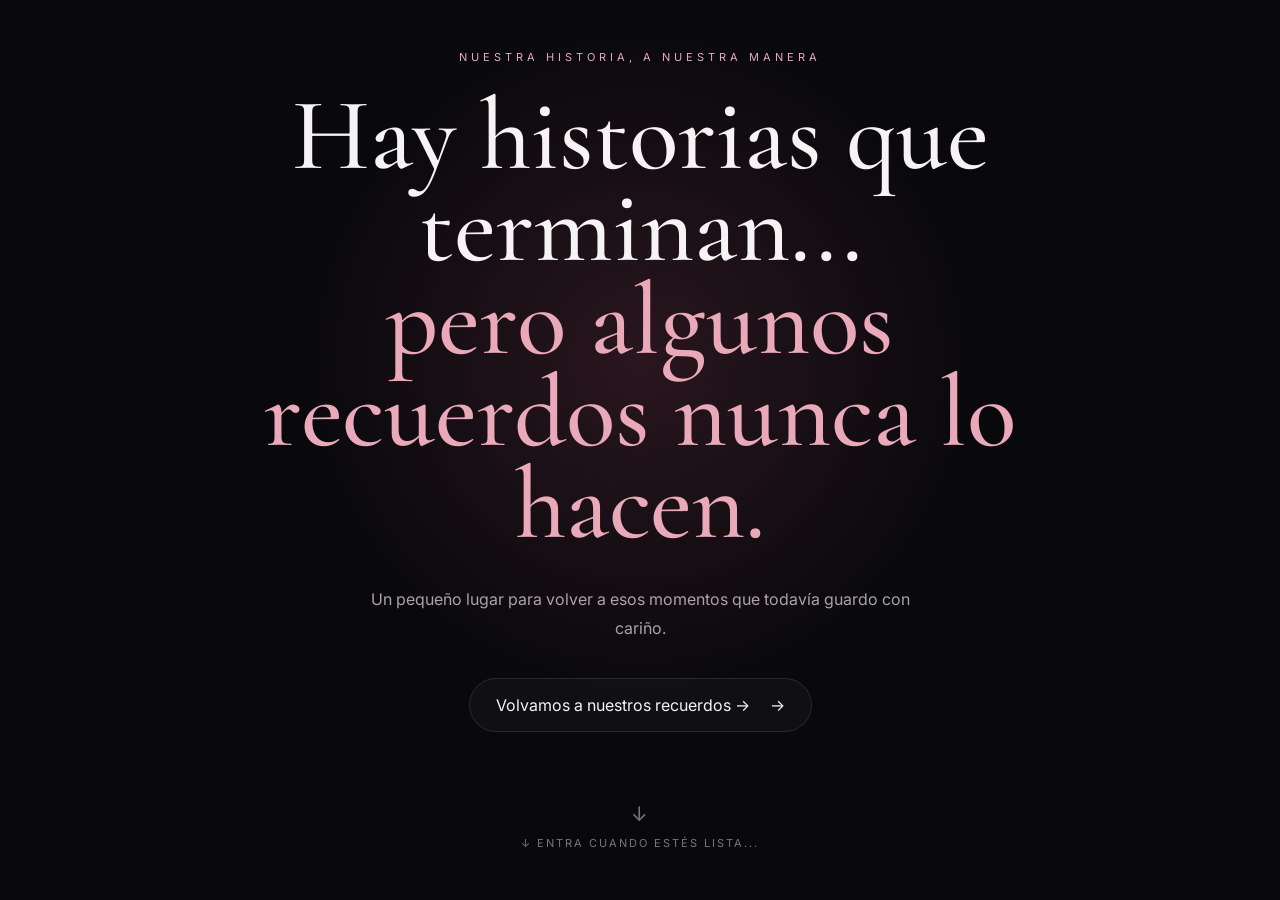
<file: index.html>
<!DOCTYPE html>
<html lang="es">
<head>
    <meta charset="UTF-8">
    <meta name="viewport" content="width=device-width, initial-scale=1.0">

    <title>Nuestra Historia ❤️</title>

    <link rel="stylesheet" href="Styles.css">
</head>

<body class="home">

    <div class="particles"></div>

    <main class="hero">

        <p class="eyebrow">NUESTRA HISTORIA, A NUESTRA MANERA</p>

        <h1>
            Hay historias que terminan...
            <span>pero algunos recuerdos nunca lo hacen.</span>
        </h1>

        <p class="hero-text">
           Un pequeño lugar para volver a esos momentos que todavía guardo con cariño.
        </p>

        <a href="historia.html" class="main-button">
          Volvamos a nuestros recuerdos →
            <span>→</span>
        </a>

        <div class="scroll-hint">
            <span>↓</span>
            ↓ entra cuando estés lista...
        </div>

    </main>

    <script src="script.js"></script>
    
</body>
</html>
</file>
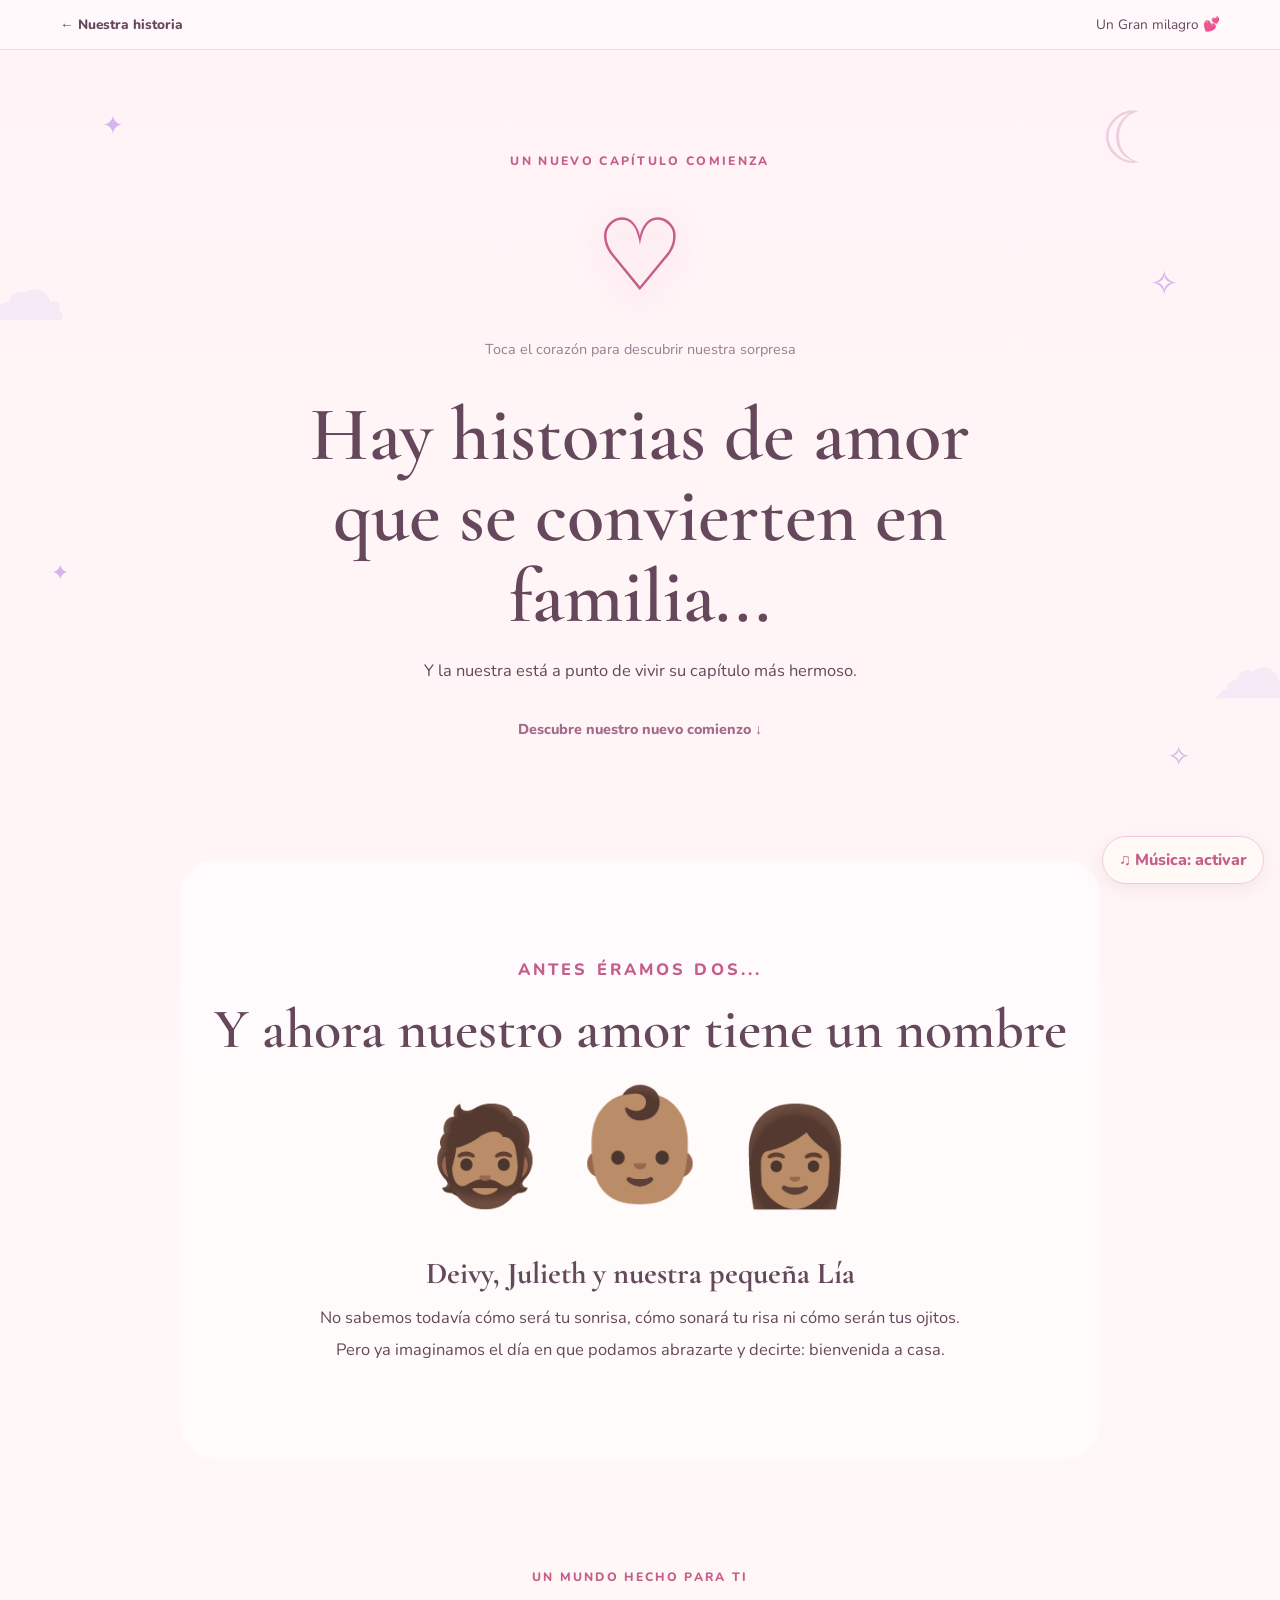
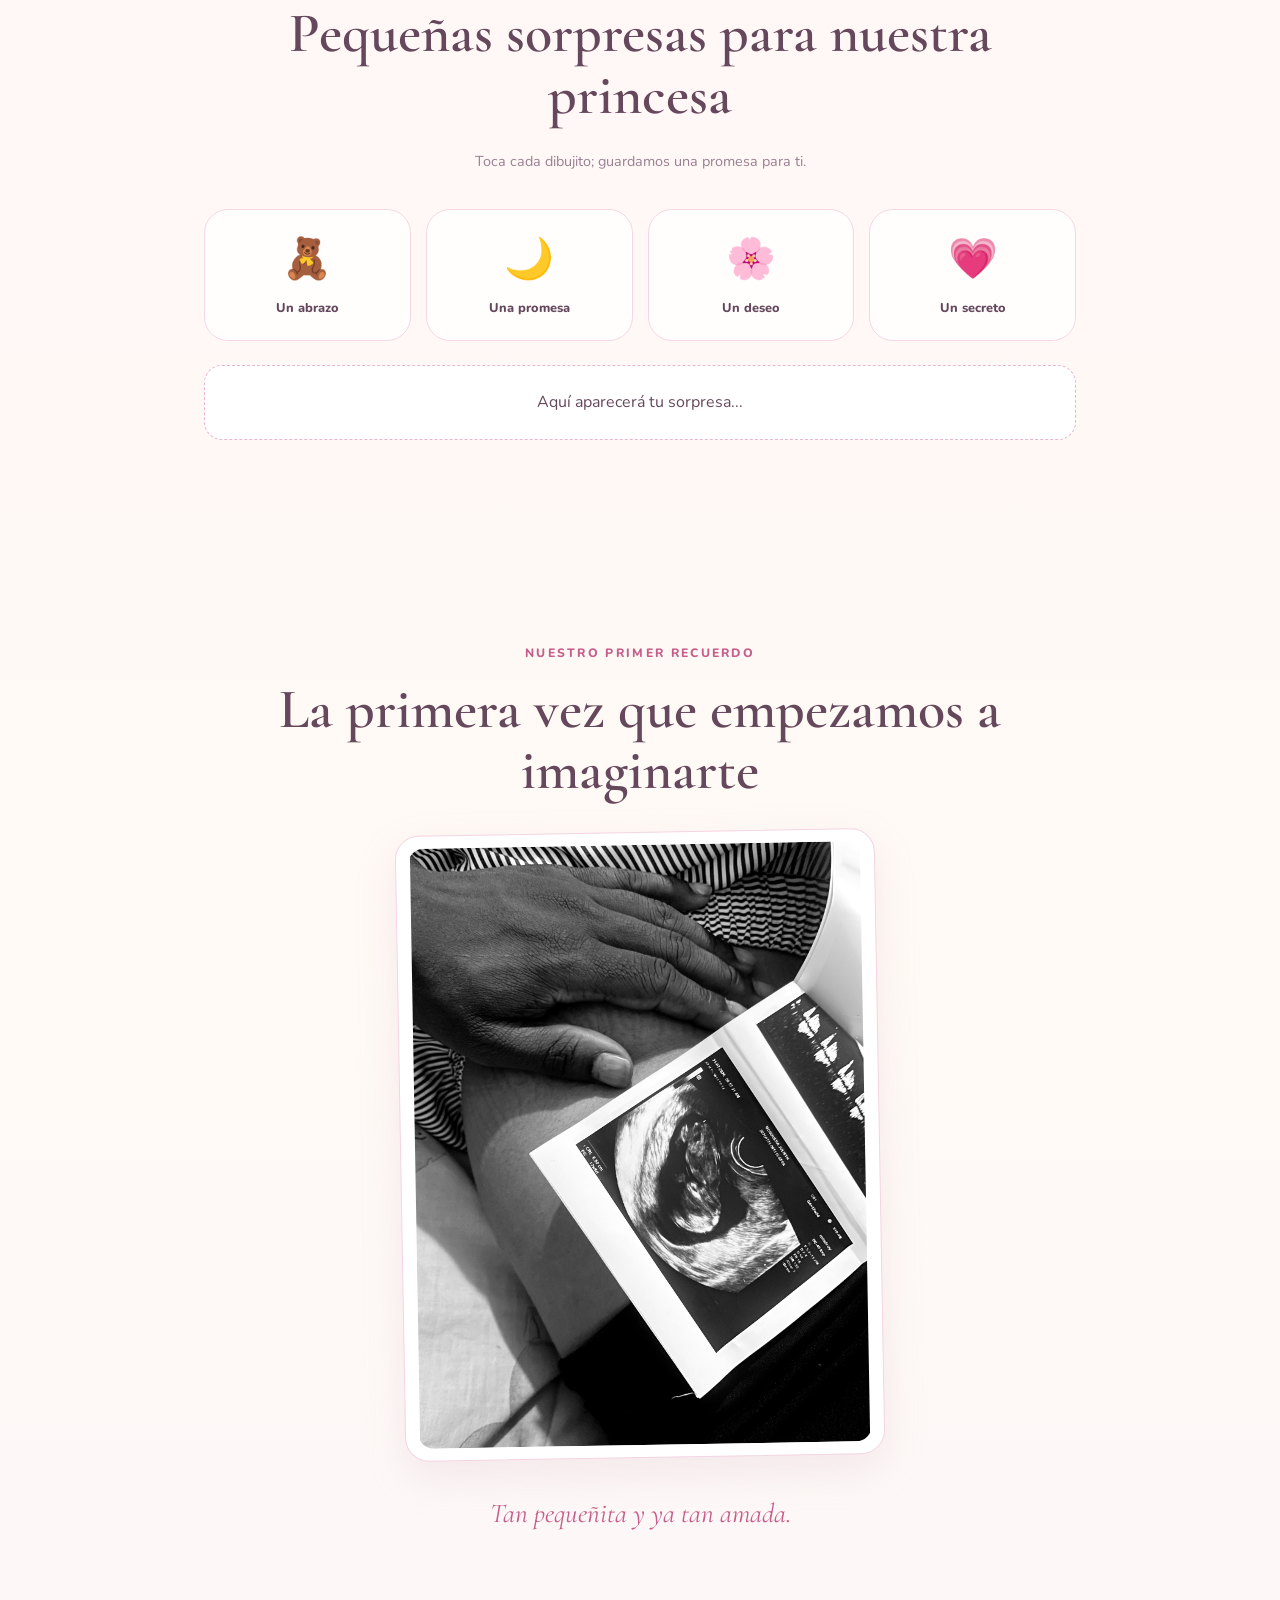
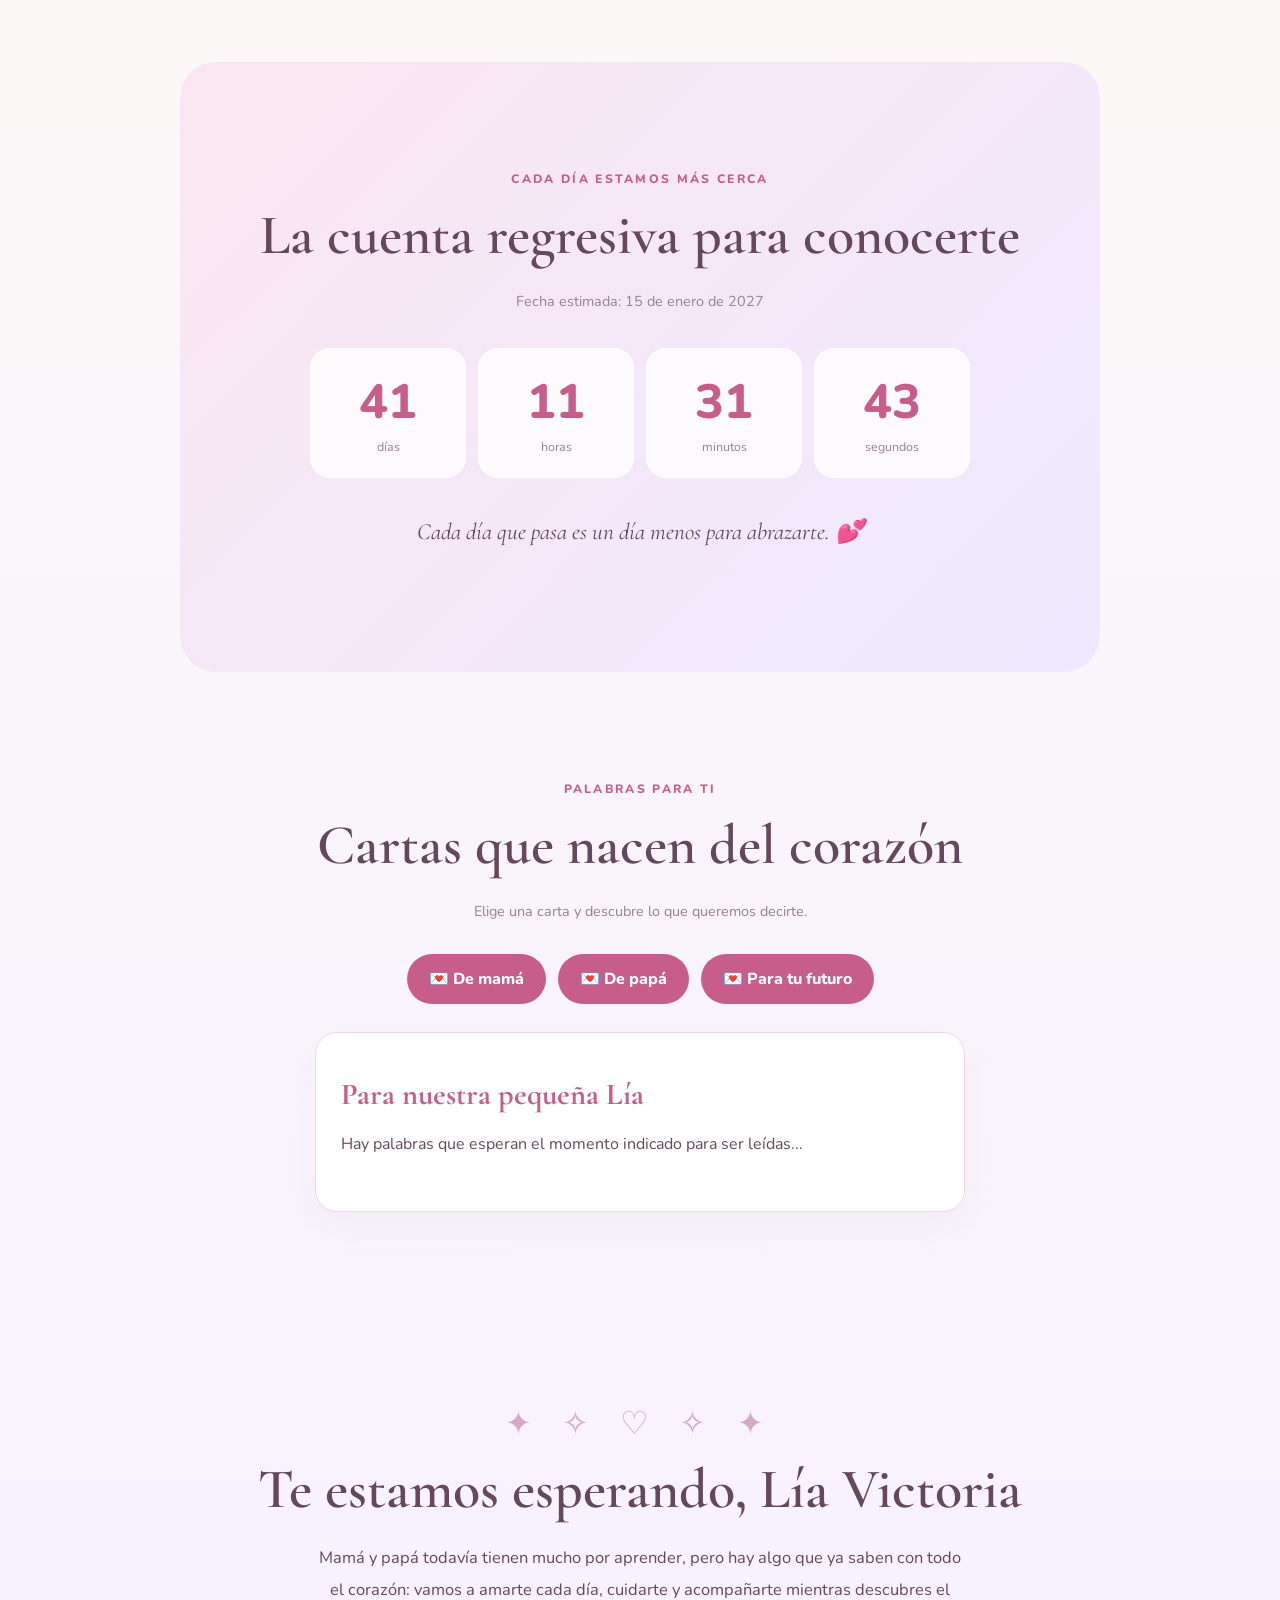
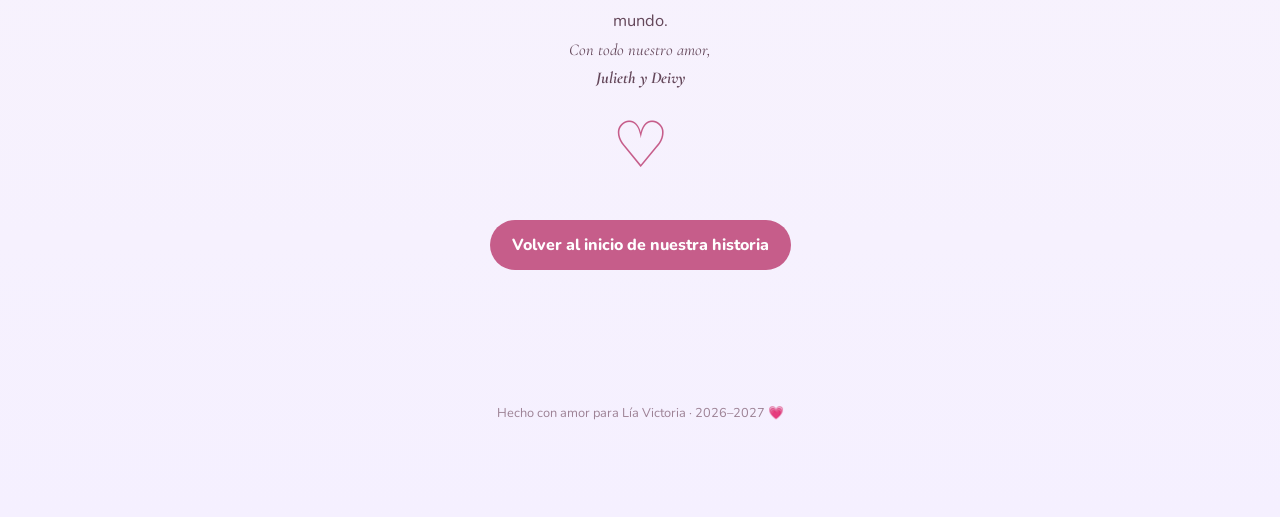
<file: embarazo.html>
<!DOCTYPE html>
<html lang="es">
<head>
  <meta charset="UTF-8">
  <meta name="viewport" content="width=device-width, initial-scale=1.0">
  <meta name="theme-color" content="#fff0f5">
  <title>Esperándote, Lía Victoria 💗</title>
  <link rel="preconnect" href="https://fonts.googleapis.com">
  <link href="https://fonts.googleapis.com/css2?family=Cormorant+Garamond:wght@400;500;600;700&family=Nunito:wght@400;600;700;800&display=swap" rel="stylesheet">
  <link rel="stylesheet" href="embarazo.css">
</head>
<body>
  <div class="sky" aria-hidden="true">
    <span class="star s1">✦</span>
    <span class="star s2">✧</span>
    <span class="star s3">✦</span>
    <span class="star s4">✧</span>
    <span class="moon">☾</span>
    <span class="cloud cloud1">☁</span>
    <span class="cloud cloud2">☁</span>
  </div>

  <header class="topbar">
    <a href="index.html" class="back">← Nuestra historia</a>
    <span>Un Gran milagro 💕</span>
  </header>

  <main>
    <section class="hero section reveal">
      <div class="eyebrow">UN NUEVO CAPÍTULO COMIENZA</div>
      <div class="big-heart" id="heartButton" role="button" tabindex="0"
           aria-label="Pulsa para descubrir nuestra sorpresa">♡</div>
      <p class="hint">Toca el corazón para descubrir nuestra sorpresa</p>
      <div id="surprise" class="surprise hidden" aria-live="polite">
        <p>El amor que nació entre nosotros ahora crece en una nueva vida...</p>
        <h1>¡Vamos a tener una niña!</h1>
        <div class="name">Lía Victoria</div>
        <p class="script">Ya te amamos sin haberte visto todavía. 💗</p>
      </div>
      <div id="intro" class="intro">
        <h1>Hay historias de amor que se convierten en familia...</h1>
        <p>Y la nuestra está a punto de vivir su capítulo más hermoso.</p>
      </div>
      <a href="#familia" class="scroll-link">Descubre nuestro nuevo comienzo ↓</a>
    </section>

    <section id="familia" class="section family reveal">
      <p class="eyebrow">ANTES ÉRAMOS DOS...</p>
      <h2>Y ahora nuestro amor tiene un nombre</h2>
      <div class="family-art" aria-label="Papá, bebé y mamá de piel morena">
  <span>🧔🏽</span><span>👶🏽</span><span>👩🏽</span>
</div>
      <h3>Deivy, Julieth y nuestra pequeña Lía</h3>
      <p>
        No sabemos todavía cómo será tu sonrisa, cómo sonará tu risa
        ni cómo serán tus ojitos. Pero ya imaginamos el día en que
        podamos abrazarte y decirte: bienvenida a casa.
      </p>
    </section>

    <section class="section wonder reveal">
      <p class="eyebrow">UN MUNDO HECHO PARA TI</p>
      <h2>Pequeñas sorpresas para nuestra princesa</h2>
      <p class="muted">Toca cada dibujito; guardamos una promesa para ti.</p>
      <div class="toy-grid">
        <button class="toy" data-message="Siempre tendrás un lugar seguro en nuestros brazos. 🧸">
          <span>🧸</span><small>Un abrazo</small>
        </button>
        <button class="toy" data-message="Aunque la noche sea oscura, siempre estaremos para acompañarte. 🌙">
          <span>🌙</span><small>Una promesa</small>
        </button>
        <button class="toy" data-message="Deseamos que crezcas rodeada de ternura, alegría y amor. 🌸">
          <span>🌸</span><small>Un deseo</small>
        </button>
        <button class="toy" data-message="Desde antes de conocerte, ya ocupas un espacio inmenso en nuestros corazones. 💗">
          <span>💗</span><small>Un secreto</small>
        </button>
      </div>
      <div id="toyMessage" class="message-box" aria-live="polite">
        Aquí aparecerá tu sorpresa...
      </div>
    </section>

    <section class="section ultrasound reveal">
      <p class="eyebrow">NUESTRO PRIMER RECUERDO</p>
      <h2>La primera vez que empezamos a imaginarte</h2>
     <div class="photo-frame">
  <img
    src="ecografia-lia.jpg.jpg"
    alt="Primera ecografía de Lía Victoria"
    class="ultrasound-photo"
  >
</div>
      <p class="script">Tan pequeñita y ya tan amada.</p>
    </section>

    <section class="section countdown-section reveal">
      <p class="eyebrow">CADA DÍA ESTAMOS MÁS CERCA</p>
      <h2>La cuenta regresiva para conocerte</h2>
      <p class="muted">Fecha estimada: 15 de enero de 2027</p>
      <div class="countdown" aria-live="polite">
        <div><strong id="days">--</strong><span>días</span></div>
        <div><strong id="hours">--</strong><span>horas</span></div>
        <div><strong id="minutes">--</strong><span>minutos</span></div>
        <div><strong id="seconds">--</strong><span>segundos</span></div>
      </div>
      <p class="countdown-note">Cada día que pasa es un día menos para abrazarte. 💕</p>
    </section>

    <section class="section letters reveal">
      <p class="eyebrow">PALABRAS PARA TI</p>
      <h2>Cartas que nacen del corazón</h2>
      <p class="muted">Elige una carta y descubre lo que queremos decirte.</p>
      <div class="letter-buttons">
        <button data-letter="mom">💌 De mamá</button>
        <button data-letter="dad">💌 De papá</button>
        <button data-letter="future">💌 Para tu futuro</button>
      </div>
      <article id="letter" class="letter-card" aria-live="polite">
        <h3>Para nuestra pequeña Lía</h3>
        <p>Hay palabras que esperan el momento indicado para ser leídas...</p>
      </article>
    </section>

    <section class="finale section reveal">
      <div class="final-stars">✦ ✧ ♡ ✧ ✦</div>
      <h2>Te estamos esperando, Lía Victoria</h2>
      <p>
        Mamá y papá todavía tienen mucho por aprender, pero hay algo
        que ya saben con todo el corazón: vamos a amarte cada día,
        cuidarte y acompañarte mientras descubres el mundo.
      </p>
      <p class="signature">Con todo nuestro amor,<br><strong>Julieth y Deivy</strong></p>
      <div class="final-heart">♡</div>
      <a href="index.html" class="main-button">Volver al inicio de nuestra historia</a>
    </section>
  </main>

  <footer>Hecho con amor para Lía Victoria · 2026–2027 💗</footer>

  <button id="musicButton" class="music-button" type="button" aria-pressed="false">
    ♫ Música: activar
  </button>
  <audio id="lullaby" loop preload="none"></audio>

  <script src="embarazo.js"></script>
</body>
</html>
</file>
<file: Styles.css>
@import url('https://fonts.googleapis.com/css2?family=Cormorant+Garamond:wght@400;500;600;700&family=Inter:wght@300;400;500;600&display=swap');


:root {

    --background: #09090d;
    --background-soft: #111116;

    --text: #f7f2f3;
    --muted: #aaa2a6;

    --accent: #e9a9b8;
    --accent-light: #ffd7df;

    --border: rgba(255,255,255,.1);

}


* {

    margin: 0;
    padding: 0;

    box-sizing: border-box;

}


html {

    scroll-behavior: smooth;

}


body {

    background: var(--background);

    color: var(--text);

    font-family: 'Inter', sans-serif;

}


a {

    color: inherit;

    text-decoration: none;

}


button {

    font-family: inherit;

}


/* -------------------------
   PORTADA
------------------------- */


.home {

    min-height: 100vh;

    background:

        radial-gradient(
            circle at 50% 40%,
            rgba(190,80,110,.18),
            transparent 40%
        ),

        #09090d;

}


.hero {

    min-height: 100vh;

    display: flex;

    flex-direction: column;

    justify-content: center;

    align-items: center;

    text-align: center;

    padding: 30px;

}


.eyebrow {

    font-size: 11px;

    letter-spacing: 4px;

    text-transform: uppercase;

    color: var(--accent);

    margin-bottom: 25px;

}


.hero h1 {

    max-width: 850px;

    font-family: 'Cormorant Garamond', serif;

    font-size: clamp(55px, 8vw, 110px);

    line-height: .9;

    font-weight: 500;

}


.hero h1 span,
.story-section h1 span,
.story-section h2 span {

    display: block;

    color: var(--accent);

}


.hero-text {

    max-width: 550px;

    margin: 35px 0;

    color: var(--muted);

    line-height: 1.8;

}


.main-button {

    display: inline-flex;

    align-items: center;

    gap: 20px;

    padding: 16px 26px;

    border: 1px solid var(--border);

    border-radius: 50px;

    transition: .4s;

    background: rgba(255,255,255,.03);

}


.main-button:hover {

    transform: translateY(-4px);

    background: var(--accent);

    color: #171017;

}


.scroll-hint {

    margin-top: 70px;

    color: #777;

    font-size: 11px;

    letter-spacing: 2px;

    text-transform: uppercase;

}


.scroll-hint span {

    display: block;

    font-size: 20px;

    margin-bottom: 10px;

}


/* -------------------------
   NAV
------------------------- */


.story-nav {

    position: fixed;

    top: 0;

    left: 0;

    width: 100%;

    z-index: 100;

    display: flex;

    justify-content: space-between;

    align-items: center;

    padding: 25px 5%;

    background: linear-gradient(
        rgba(9,9,13,.9),
        transparent
    );

}


.logo {

    font-family: 'Cormorant Garamond', serif;

    font-size: 35px;

    color: var(--accent);

}


.story-nav div {

    display: flex;

    gap: 25px;

}


.story-nav a {

    font-size: 12px;

    color: #aaa;

    transition: .3s;

}


.story-nav a:hover {

    color: var(--accent);

}


/* -------------------------
   HISTORIA
------------------------- */


.story-section {

    min-height: 100vh;

    display: flex;

    align-items: center;

    justify-content: center;

    padding: 100px 8%;

}


.intro {

    text-align: center;

    background:

        radial-gradient(
            circle,
            rgba(210,90,120,.12),
            transparent 45%
        );

}


.story-content {

    max-width: 800px;

}


.story-section h1 {

    font-family: 'Cormorant Garamond', serif;

    font-size: clamp(55px, 8vw, 100px);

    line-height: .9;

    font-weight: 500;

}


.story-section h2 {

    font-family: 'Cormorant Garamond', serif;

    font-size: clamp(45px, 6vw, 80px);

    line-height: .95;

    font-weight: 500;

}


.story-content > p:not(.eyebrow) {

    margin: 35px auto;

    max-width: 550px;

    color: var(--muted);

    line-height: 1.8;

}


.story-content button {

    padding: 15px 30px;

    border: 1px solid var(--border);

    border-radius: 50px;

    color: white;

    background: transparent;

    cursor: pointer;

}


/* -------------------------
   FOTO
------------------------- */


.photo-scene {

    gap: 10%;

    background: var(--background-soft);

}


.photo-wrapper {

    width: min(500px, 90vw);

    transform: rotate(-3deg);

}


.photo-wrapper img {

    width: 100%;

    display: block;

    padding: 12px;

    background: #f4eeee;

    box-shadow:
        0 30px 80px rgba(0,0,0,.5);

}


.story-text {

    max-width: 500px;

}


.story-text p:not(.eyebrow) {

    color: var(--muted);

    line-height: 1.8;

    margin-top: 30px;

}


/* -------------------------
   RECUERDOS
------------------------- */


.memories {

    flex-direction: column;

    text-align: center;

}


.memory-grid {

    width: 100%;

    max-width: 1100px;

    margin-top: 70px;

    display: grid;

    grid-template-columns: repeat(4, 1fr);

    gap: 18px;

}


.memory-grid img {

    width: 100%;

    height: 350px;

    object-fit: cover;

    transition: .5s;

    filter: grayscale(30%);

}


.memory-grid img:hover {

    transform: scale(1.04);

    filter: grayscale(0);

}


/* -------------------------
   CARTA
------------------------- */


.letter-scene {

    background:

        radial-gradient(
            circle at center,
            rgba(200,80,110,.1),
            transparent 50%
        );

}


.letter {

    max-width: 750px;

    text-align: center;

}


.letter p:not(.eyebrow) {

    margin: 25px auto;

    color: var(--muted);

    line-height: 2;

}


/* -------------------------
   FINAL
------------------------- */


.final-scene {

    position: relative;

    padding: 0;

    overflow: hidden;

}


.final-scene > img {

    width: 100%;

    height: 100vh;

    object-fit: cover;

    filter: brightness(.35);

}


.final-overlay {

    position: absolute;

    inset: 0;

    display: flex;

    flex-direction: column;

    justify-content: center;

    align-items: center;

    text-align: center;

    padding: 30px;

}


.final-overlay h1 {

    max-width: 900px;

    margin-bottom: 45px;

}


/* -------------------------
   MUSICA
------------------------- */


.music-button {

    position: fixed;

    right: 25px;

    bottom: 25px;

    width: 50px;

    height: 50px;

    border-radius: 50%;

    border: 1px solid var(--border);

    background: rgba(15,15,20,.8);

    color: var(--accent);

    cursor: pointer;

    z-index: 200;

}


/* -------------------------
   RESPONSIVE
------------------------- */


@media (max-width: 800px) {

    .story-nav div {

        gap: 12px;

    }


    .story-nav a {

        font-size: 10px;

    }


    .photo-scene {

        flex-direction: column;

    }


    .story-text {

        text-align: center;

    }


    .memory-grid {

        grid-template-columns: repeat(2, 1fr);

    }


    .memory-grid img {

        height: 250px;

    }

}


@media (max-width: 500px) {

    .story-nav {

        padding: 18px;

    }


    .story-nav div {

        gap: 8px;

    }


    .memory-grid {

        grid-template-columns: 1fr;

    }


    .memory-grid img {

        height: 350px;

    }

}

/* =================================
   EFFECT CARDS - NUESTROS RECUERDOS
================================= */

.memories-carousel {
  width: 100%;
  max-width: 900px;
  margin: 50px auto 20px;
  padding: 25px 0 10px;
  overflow: hidden;
}

.memories-swiper {
  width: 100%;
  max-width: 350px;
  height: 470px;
  overflow: visible;
  margin: 0 auto;
}

.memories-swiper .swiper-slide {
  position: relative;
  width: 310px;
  height: 440px;
  overflow: hidden;
  border-radius: 25px;
  background: #f6e4ec;
  border: 1px solid rgba(255, 255, 255, 0.8);
  box-shadow: 0 18px 40px rgba(65, 31, 48, 0.2);
}

.memories-swiper .swiper-slide > img {
  display: block;
  width: 100%;
  height: 100%;
  object-fit: cover;
}

.memory-caption {
  position: absolute;
  inset: auto 0 0;
  padding: 55px 23px 25px;
  color: white;
  background: linear-gradient(
    transparent,
    rgba(28, 13, 24, 0.9)
  );
  text-align: left;
}

.memory-caption span {
  font-size: 0.8rem;
  letter-spacing: 3px;
  color: #ffd4e5;
}

.memory-caption h3 {
  margin: 10px 0 6px;
  font-size: 1.7rem;
}

.memory-caption p {
  margin: 0;
  line-height: 1.6;
  font-size: 0.92rem;
}

.memories-pagination {
  display: flex;
  justify-content: center;
  gap: 5px;
  margin-top: 18px;
}

.memories-pagination .swiper-pagination-bullet {
  background: #d58aab;
  opacity: 0.45;
}

.memories-pagination .swiper-pagination-bullet-active {
  background: #b94d7c;
  opacity: 1;
}

.memories-hint {
  margin-top: 20px;
  text-align: center;
  font-size: 0.9rem;
  opacity: 0.75;
}

/* Tarjeta especial para Lía Victoria */

.memories-swiper .memory-baby-card {
  display: flex;
  align-items: center;
  justify-content: center;
  padding: 28px;
  box-sizing: border-box;
  text-align: center;
  color: #8e4d70;
  background:
    radial-gradient(circle at top right, #fff 0, transparent 35%),
    linear-gradient(145deg, #ffe6ef, #eee4ff);
}

.baby-content > span {
  display: block;
  font-size: 4rem;
  color: #cc719b;
  animation: babyHeartbeat 2s infinite;
}

.baby-content > p:first-of-type {
  margin-top: 15px;
  font-size: 0.7rem;
  font-weight: bold;
  letter-spacing: 2px;
}

.baby-content h3 {
  margin: 15px 0;
  font-family: Georgia, serif;
  font-size: 2.6rem;
  color: #bd5f8d;
}

.baby-content a {
  display: inline-block;
  margin-top: 20px;
  padding: 12px 18px;
  border-radius: 30px;
  color: white;
  background: #c96997;
  text-decoration: none;
  font-weight: bold;
}

.baby-content a:hover {
  background: #a94c79;
}

@keyframes babyHeartbeat {
  0%, 100% { transform: scale(1); }
  50% { transform: scale(1.12); }
}

@media (max-width: 480px) {
  .memories-swiper {
    max-width: 290px;
    height: 420px;
  }

  .memories-swiper .swiper-slide {
    width: 270px;
    height: 395px;
  }

  .memory-caption h3 {
    font-size: 1.5rem;
  }
}

/* TARJETA DESTACADA: CONSERVA EL FONDO ORIGINAL */
.familia-destacada {
    position: relative;
    max-width: 760px;
    margin: 70px auto;
    padding: 55px 25px;
    text-align: center;
    overflow: hidden;
    border: 1px solid rgba(255, 255, 255, 0.55);
    border-radius: 28px;

    /* Fondo translúcido: deja ver la imagen original */
    background: rgba(255, 240, 245, 0.72);

    backdrop-filter: blur(3px);
    -webkit-backdrop-filter: blur(3px);

    box-shadow: 0 20px 50px rgba(80, 30, 55, 0.18);
}

.carta {
    max-width: 800px;
    margin: 0 auto;
    padding: 40px 20px;
}

.carta p {
    text-align: justify;
}

.carta h1,
.carta h2 {
    text-align: center;
}

.carta p {
    text-align: justify;
}
</file>
<file: embarazo.css>
:root {
  --pink: #f4a9c6;
  --deep-pink: #c65d8a;
  --pale-pink: #fff0f5;
  --lilac: #eee7ff;
  --cream: #fffaf5;
  --ink: #65485b;
  --white: #fff;
}

* {
  box-sizing: border-box;
}

html {
  scroll-behavior: smooth;
  scroll-padding-top: 75px;
}

body {
  margin: 0;
  color: var(--ink);
  background: linear-gradient(180deg, #fff3f7 0%, #fffaf5 48%, #f5f0ff 100%);
  font-family: "Nunito", sans-serif;
  overflow-x: hidden;
}

button, a {
  -webkit-tap-highlight-color: transparent;
}

button {
  font: inherit;
}

a {
  color: inherit;
  text-decoration: none;
}

.topbar {
  position: sticky;
  top: 0;
  z-index: 10;
  display: flex;
  align-items: center;
  justify-content: space-between;
  gap: 12px;
  padding: 15px clamp(16px, 5vw, 60px);
  background: rgba(255, 250, 253, .88);
  backdrop-filter: blur(12px);
  border-bottom: 1px solid #f6dbe7;
  font-size: .85rem;
}

.back {
  font-weight: 800;
}

.back:hover {
  color: var(--deep-pink);
}

.sky {
  position: fixed;
  inset: 0;
  overflow: hidden;
  pointer-events: none;
  z-index: 0;
}

main, footer, .topbar, .music-button {
  position: relative;
  z-index: 1;
}

.star {
  position: absolute;
  color: #d4b5ed;
  animation: twinkle 3s infinite ease-in-out;
}

.s1 { top: 12%; left: 8%; font-size: 26px; }
.s2 { top: 29%; right: 8%; font-size: 34px; animation-delay: .7s; }
.s3 { top: 62%; left: 4%; font-size: 22px; animation-delay: 1.2s; }
.s4 { top: 82%; right: 7%; font-size: 28px; animation-delay: 1.7s; }

.moon {
  position: absolute;
  top: 90px;
  right: 9%;
  font-size: 72px;
  color: #e7c6da;
  opacity: .8;
}

.cloud {
  position: absolute;
  color: #e7dff6;
  font-size: 85px;
  opacity: .45;
}

.cloud1 { top: 26%; left: -18px; }
.cloud2 { top: 68%; right: -15px; }

.section {
  width: min(920px, 100%);
  margin: 0 auto;
  padding: 95px 24px;
  text-align: center;
}

.hero {
  min-height: 90vh;
  display: flex;
  flex-direction: column;
  align-items: center;
  justify-content: center;
  padding-top: 75px;
}

.eyebrow {
  color: var(--deep-pink);
  font-size: .76rem;
  font-weight: 800;
  letter-spacing: .19em;
  line-height: 1.8;
}

h1, h2, h3, .name, .script, .signature {
  font-family: "Cormorant Garamond", serif;
}

h1 {
  font-size: clamp(2.6rem, 7vw, 4.8rem);
  line-height: 1.05;
  font-weight: 600;
  margin: 18px 0;
}

h2 {
  font-size: clamp(2.2rem, 5vw, 3.5rem);
  line-height: 1.1;
  font-weight: 600;
  margin: 14px 0 22px;
}

h3 {
  font-size: 1.9rem;
  margin: 18px 0 10px;
}

p {
  line-height: 1.9;
}

.intro {
  max-width: 700px;
  transition: opacity .5s ease;
}

.intro p, .family > p, .finale > p {
  max-width: 650px;
  margin: 0 auto;
  font-size: 1.03rem;
}

.big-heart {
  margin: 24px 0 4px;
  color: var(--deep-pink);
  font-size: 100px;
  line-height: 1.2;
  cursor: pointer;
  filter: drop-shadow(0 7px 15px #eab6ce);
  animation: heartbeat 1.8s infinite;
  user-select: none;
}

.big-heart:focus-visible, button:focus-visible, a:focus-visible {
  outline: 3px solid #bd6a9a;
  outline-offset: 4px;
}

.hint, .muted {
  color: #997f91;
  font-size: .9rem;
}

.surprise {
  max-width: 720px;
  animation: appear .8s ease both;
}

.surprise h1 {
  color: var(--deep-pink);
}

.name {
  color: #bd6a9a;
  font-size: clamp(3rem, 9vw, 5.7rem);
  line-height: 1.1;
  font-weight: 700;
}

.script {
  color: var(--deep-pink);
  font-size: 1.7rem;
  font-style: italic;
}

.hidden {
  display: none;
}

.scroll-link {
  margin-top: 32px;
  color: #a26a8b;
  font-size: .9rem;
  font-weight: 800;
}

.family {
  background: rgba(255, 255, 255, .52);
  border-radius: 36px;
}

.family-art {
  display: flex;
  align-items: center;
  justify-content: center;
  gap: clamp(12px, 4vw, 35px);
  margin: 32px 0;
  font-size: clamp(3.2rem, 10vw, 6rem);
  animation: float 4s ease-in-out infinite;
}

.family-art span:nth-child(2) {
  transform: translateY(-12px) scale(1.15);
}

.toy-grid {
  display: grid;
  grid-template-columns: repeat(4, minmax(0, 1fr));
  gap: 15px;
  margin: 34px 0 24px;
}

.toy {
  border: 1px solid #f5d6e4;
  border-radius: 24px;
  background: rgba(255, 255, 255, .78);
  color: var(--ink);
  padding: 22px 8px;
  cursor: pointer;
  transition: transform .2s, box-shadow .2s, background .2s;
}

.toy:hover {
  transform: translateY(-7px) rotate(-1deg);
  box-shadow: 0 10px 25px #eacbdc80;
  background: white;
}

.toy span {
  display: block;
  font-size: 2.5rem;
  margin-bottom: 10px;
}

.toy small {
  font-size: .8rem;
  font-weight: 800;
}

.message-box {
  min-height: 75px;
  display: grid;
  place-items: center;
  padding: 18px;
  border-radius: 18px;
  background: #fff;
  border: 1px dashed #e8b4ce;
  line-height: 1.7;
}

.photo-frame {
  max-width: 480px;
  margin: 30px auto;
  padding: 12px;
  background: #fff;
  border: 1px solid #f4d4e2;
  border-radius: 24px;
  box-shadow: 0 16px 40px #cda5bc30;
  transform: rotate(-1deg);
}

.photo-placeholder {
  min-height: 270px;
  display: flex;
  flex-direction: column;
  align-items: center;
  justify-content: center;
  padding: 22px;
  border-radius: 16px;
  background: linear-gradient(140deg, #f9eaf2, #eee9ff);
}

.photo-placeholder span {
  font-size: 3.5rem;
}

.photo-placeholder p {
  font-weight: 800;
}

.photo-placeholder small {
  color: #8e7890;
  line-height: 1.7;
}

.countdown-section {
  background: linear-gradient(135deg, #fae6f0, #eee9ff);
  border-radius: 36px;
}

.countdown {
  display: grid;
  grid-template-columns: repeat(4, minmax(0, 1fr));
  gap: 12px;
  max-width: 660px;
  margin: 32px auto;
}

.countdown div {
  padding: 20px 5px;
  border-radius: 20px;
  background: #ffffffc9;
  border: 1px solid #fff;
}

.countdown strong {
  display: block;
  color: var(--deep-pink);
  font-size: clamp(1.8rem, 5vw, 3rem);
  font-weight: 800;
}

.countdown span {
  font-size: .78rem;
  color: #997f91;
}

.countdown-note {
  font-family: "Cormorant Garamond", serif;
  font-size: 1.45rem;
  font-style: italic;
}

.letter-buttons {
  display: flex;
  justify-content: center;
  flex-wrap: wrap;
  gap: 12px;
  margin: 28px 0;
}

.letter-buttons button, .main-button {
  border: 0;
  border-radius: 999px;
  padding: 14px 22px;
  background: var(--deep-pink);
  color: white;
  font-weight: 800;
  cursor: pointer;
  transition: transform .2s, box-shadow .2s;
}

.letter-buttons button:hover, .main-button:hover {
  transform: translateY(-3px);
  box-shadow: 0 8px 20px #c65d8a45;
}

.letter-card {
  max-width: 650px;
  min-height: 180px;
  margin: 0 auto;
  padding: 25px;
  text-align: left;
  border-radius: 22px;
  background: #fff;
  border: 1px solid #f2d4e2;
  box-shadow: 0 12px 30px #d5b3c41c;
}

.letter-card h3 {
  color: var(--deep-pink);
}

.letter-card p {
  white-space: pre-line;
}

.final-stars {
  color: #d7a7c7;
  font-size: 2rem;
  letter-spacing: .35em;
}

.finale {
  padding-bottom: 110px;
}

.signature {
  margin: 28px auto;
  font-size: 1.6rem;
  font-style: italic;
  line-height: 1.7;
}

.final-heart {
  color: var(--deep-pink);
  font-size: 4rem;
  animation: heartbeat 1.8s infinite;
  margin: 10px 0 25px;
}

.main-button {
  display: inline-block;
  margin-top: 5px;
}

footer {
  padding: 24px 15px 95px;
  text-align: center;
  color: #9d8295;
  font-size: .8rem;
}

.music-button {
  position: fixed;
  z-index: 20;
  right: 16px;
  bottom: 16px;
  border: 1px solid #f1c9db;
  border-radius: 999px;
  padding: 12px 16px;
  color: var(--deep-pink);
  background: #fffaf5ed;
  box-shadow: 0 5px 18px #b58ba326;
  cursor: pointer;
  font-weight: 800;
}

.reveal {
  opacity: 0;
  transform: translateY(24px);
  transition: opacity .8s ease, transform .8s ease;
}

.reveal.visible {
  opacity: 1;
  transform: translateY(0);
}

@keyframes heartbeat {
  0%, 100% { transform: scale(1); }
  14% { transform: scale(1.1); }
  28% { transform: scale(1); }
  42% { transform: scale(1.08); }
  70% { transform: scale(1); }
}

@keyframes twinkle {
  0%, 100% { opacity: .35; transform: scale(.85); }
  50% { opacity: 1; transform: scale(1.15); }
}

@keyframes float {
  0%, 100% { transform: translateY(0); }
  50% { transform: translateY(-9px); }
}

@keyframes appear {
  from { opacity: 0; transform: translateY(14px); }
  to { opacity: 1; transform: translateY(0); }
}

@media (max-width: 600px) {
  .section {
    padding: 72px 19px;
  }

  .hero {
    min-height: 83vh;
  }

  .topbar {
    font-size: .76rem;
  }

  .moon {
    top: 100px;
    right: 3%;
    font-size: 48px;
  }

  .toy-grid {
    grid-template-columns: repeat(2, minmax(0, 1fr));
  }

  .countdown {
    gap: 7px;
  }

  .countdown div {
    padding: 15px 2px;
  }

  .countdown span {
    font-size: .7rem;
  }

  .letter-buttons {
    flex-direction: column;
    align-items: stretch;
  }

  .music-button {
    right: 10px;
    bottom: 10px;
    font-size: .78rem;
  }
}

@media (prefers-reduced-motion: reduce) {
  *, *::before, *::after {
    animation-duration: .01ms !important;
    animation-iteration-count: 1 !important;
    scroll-behavior: auto !important;
    transition-duration: .01ms !important;
  }

  .reveal {
    opacity: 1;
    transform: none;
  }
}
.ultrasound-photo {
  display: block;
  width: 100%;
  height: auto;
  max-height: 600px;
  object-fit: contain;
  border-radius: 16px;
}
</file>
